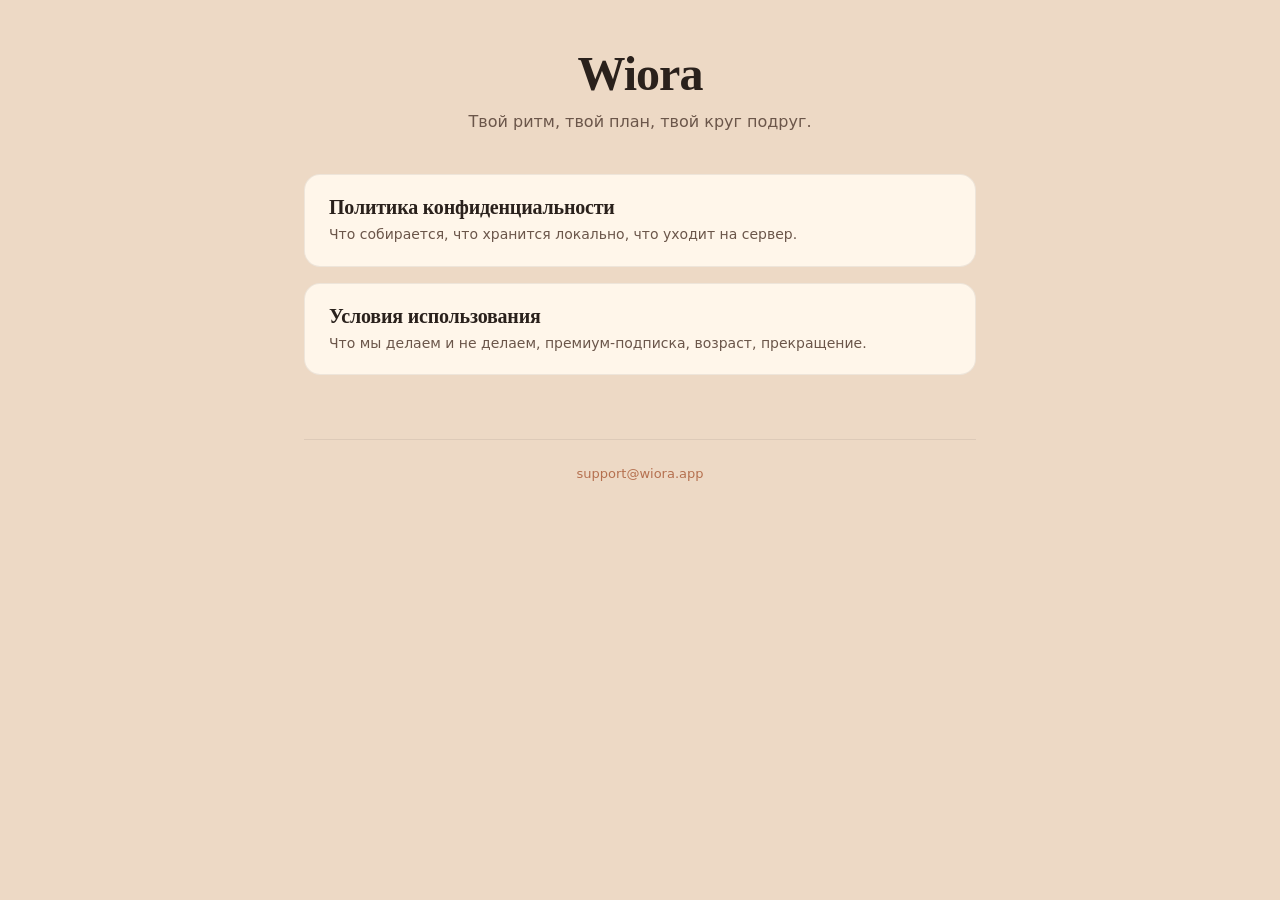
<file: index.html>
<!DOCTYPE html>
<html lang="ru">
<head>
  <meta charset="UTF-8">
  <meta name="viewport" content="width=device-width, initial-scale=1">
  <title>Wiora · Юридические документы</title>
  <link rel="stylesheet" href="style.css">
</head>
<body>
  <main class="container">
    <header>
      <h1>Wiora</h1>
      <p class="subtitle">Твой ритм, твой план, твой круг подруг.</p>
    </header>

    <section class="links">
      <a href="privacy.html" class="card">
        <h2>Политика конфиденциальности</h2>
        <p>Что собирается, что хранится локально, что уходит на сервер.</p>
      </a>
      <a href="terms.html" class="card">
        <h2>Условия использования</h2>
        <p>Что мы делаем и не делаем, премиум-подписка, возраст, прекращение.</p>
      </a>
    </section>

    <footer>
      <p><a href="mailto:support@wiora.app">support@wiora.app</a></p>
    </footer>
  </main>
</body>
</html>
</file>
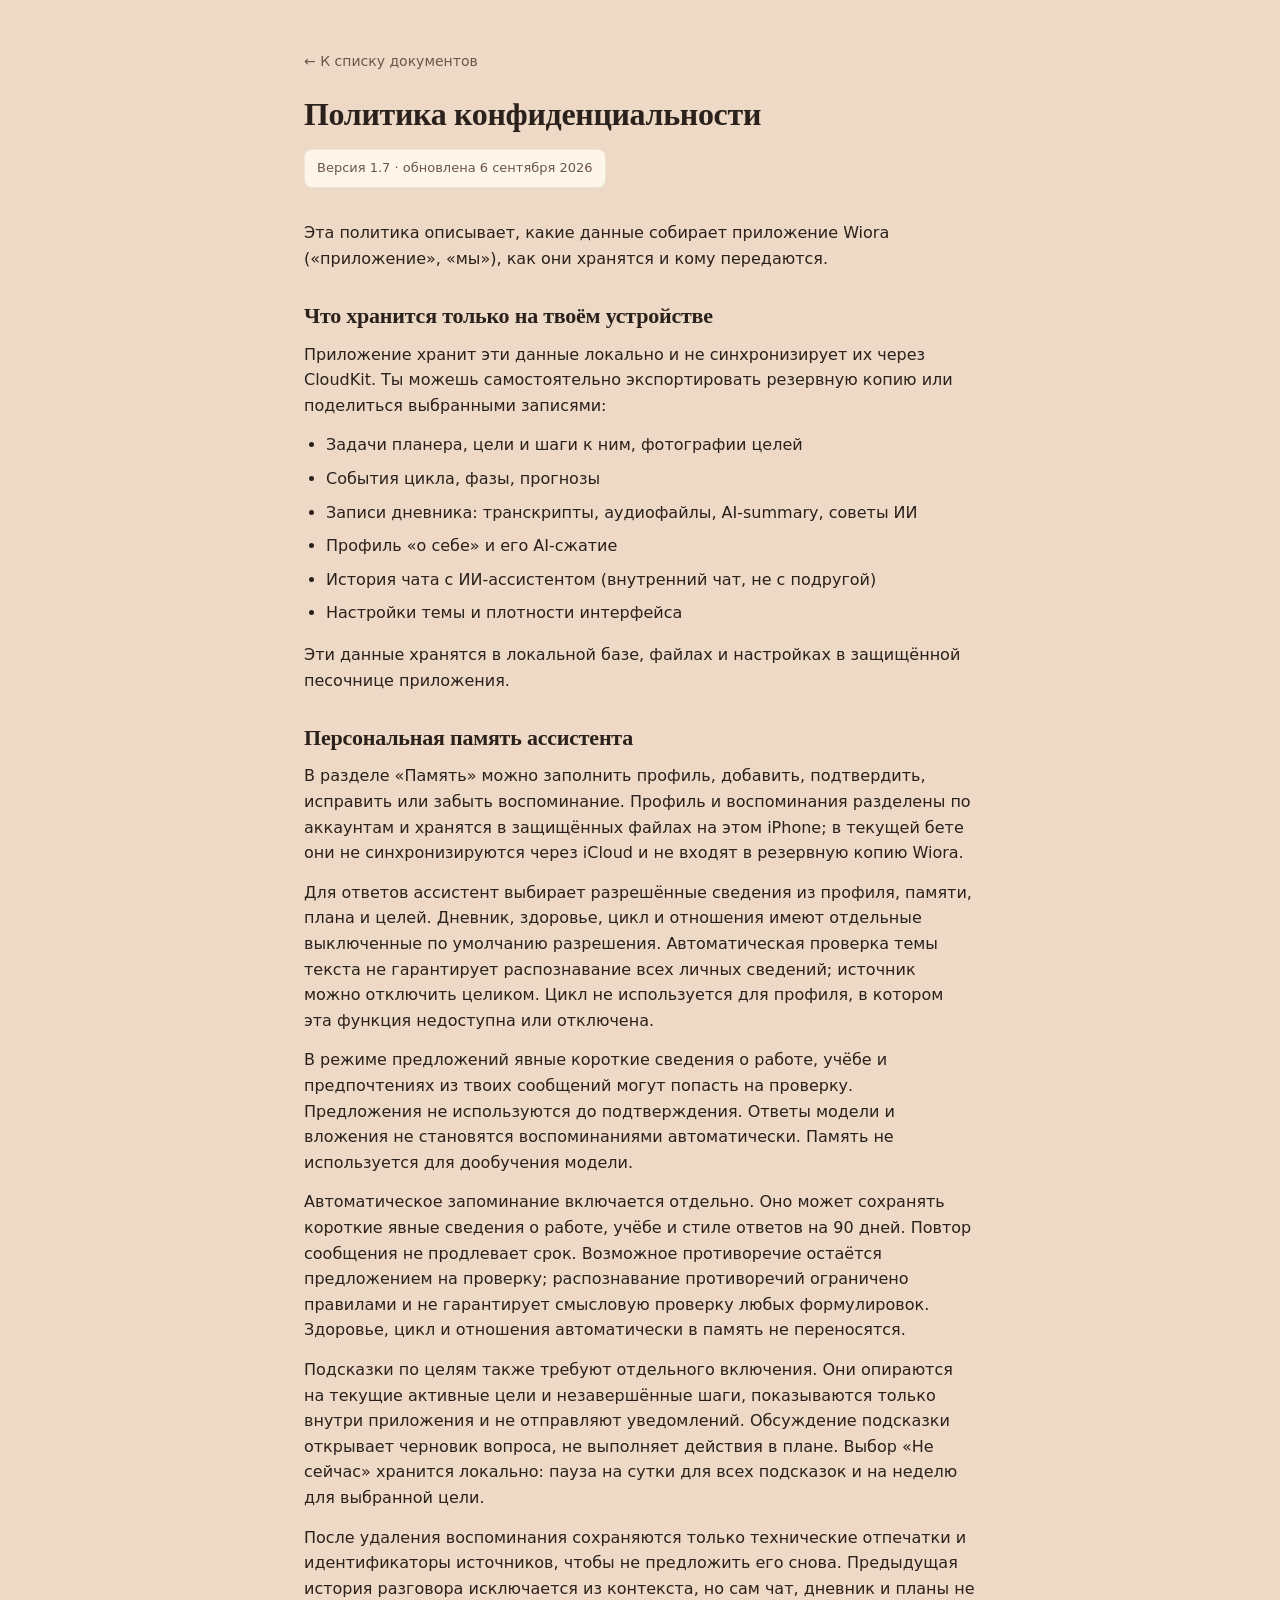
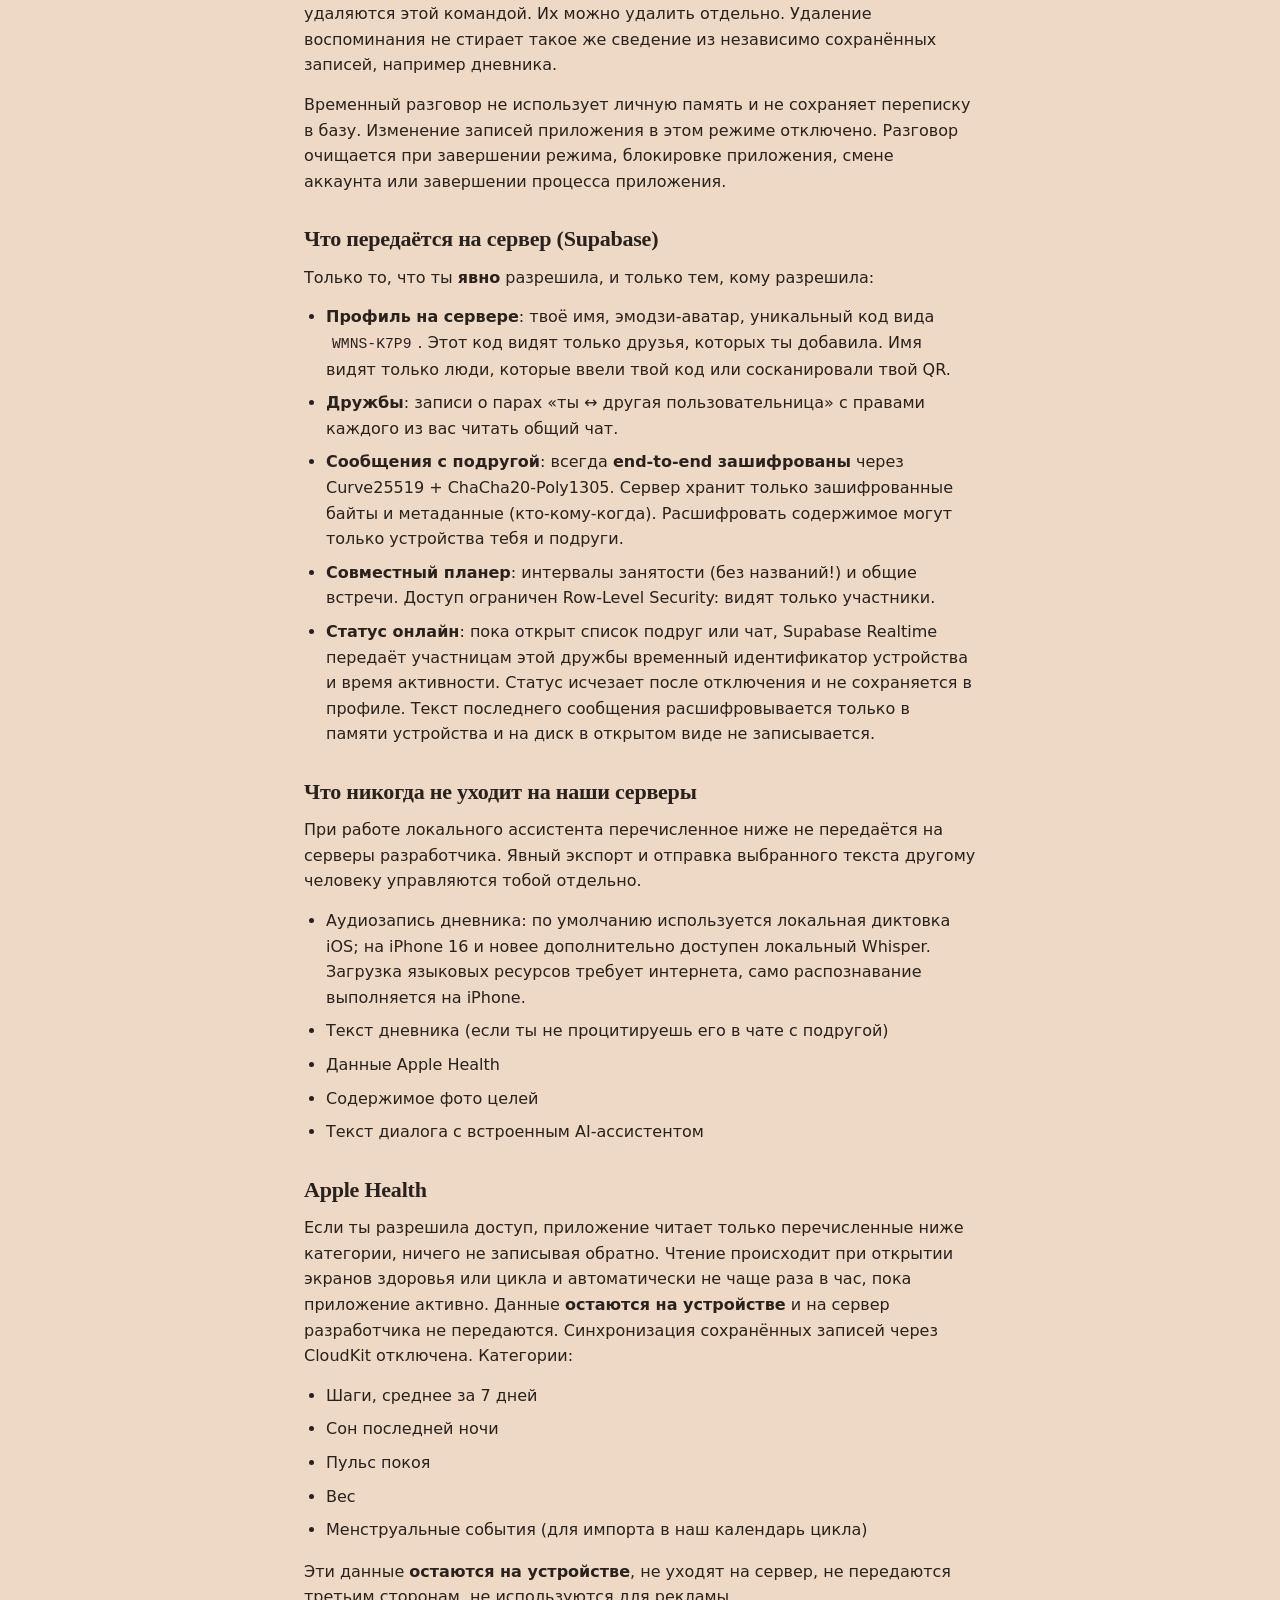
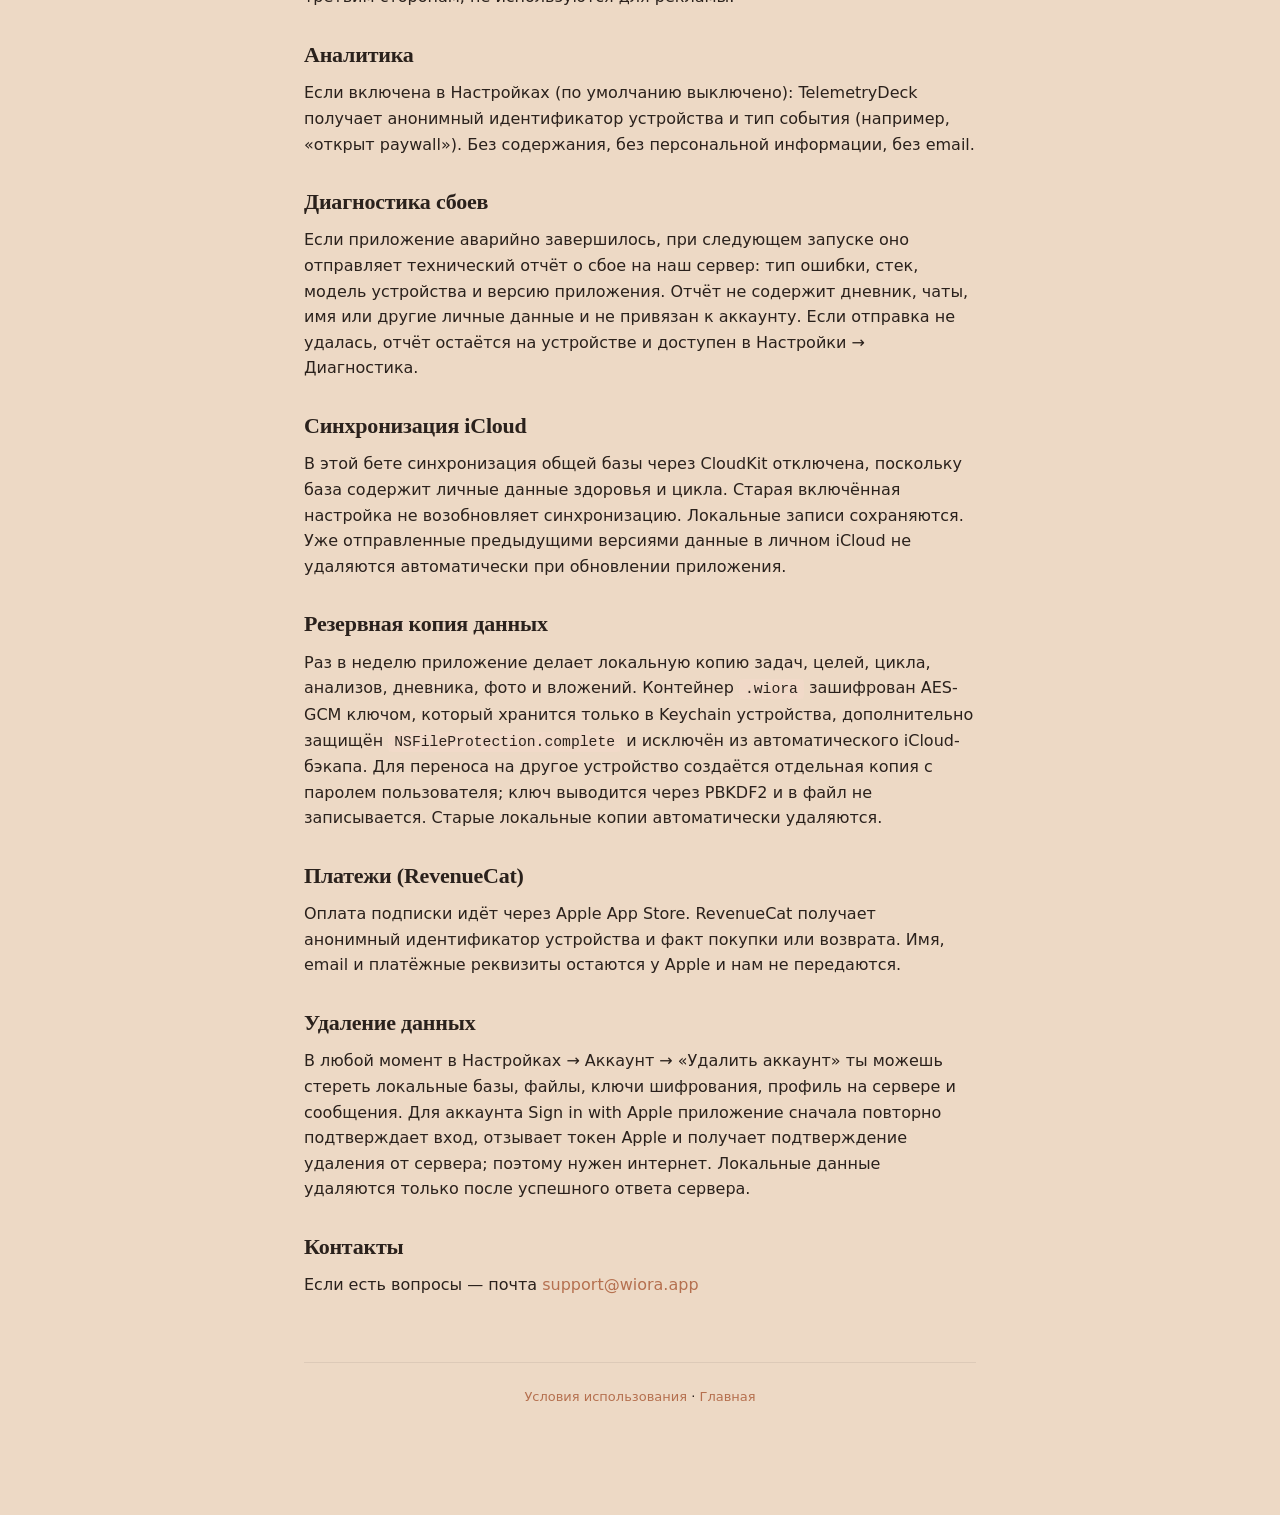
<file: privacy.html>
<!DOCTYPE html>
<html lang="ru">
<head>
  <meta charset="UTF-8">
  <meta name="viewport" content="width=device-width, initial-scale=1">
  <title>Политика конфиденциальности · Wiora</title>
  <link rel="stylesheet" href="style.css">
</head>
<body>
  <main class="container">
    <a href="index.html" class="back">← К списку документов</a>

    <h1>Политика конфиденциальности</h1>
    <p class="meta">Версия 1.7 · обновлена 6 сентября 2026</p>

    <p>Эта политика описывает, какие данные собирает приложение Wiora («приложение», «мы»), как они хранятся и кому передаются.</p>

    <h2>Что хранится только на твоём устройстве</h2>
    <p>Приложение хранит эти данные локально и не синхронизирует их через CloudKit. Ты можешь самостоятельно экспортировать резервную копию или поделиться выбранными записями:</p>
    <ul>
      <li>Задачи планера, цели и шаги к ним, фотографии целей</li>
      <li>События цикла, фазы, прогнозы</li>
      <li>Записи дневника: транскрипты, аудиофайлы, AI-summary, советы ИИ</li>
      <li>Профиль «о себе» и его AI-сжатие</li>
      <li>История чата с ИИ-ассистентом (внутренний чат, не с подругой)</li>
      <li>Настройки темы и плотности интерфейса</li>
    </ul>
    <p>Эти данные хранятся в локальной базе, файлах и настройках в защищённой песочнице приложения.</p>

    <h2>Персональная память ассистента</h2>
    <p>В разделе «Память» можно заполнить профиль, добавить, подтвердить, исправить или забыть воспоминание. Профиль и воспоминания разделены по аккаунтам и хранятся в защищённых файлах на этом iPhone; в текущей бете они не синхронизируются через iCloud и не входят в резервную копию Wiora.</p>
    <p>Для ответов ассистент выбирает разрешённые сведения из профиля, памяти, плана и целей. Дневник, здоровье, цикл и отношения имеют отдельные выключенные по умолчанию разрешения. Автоматическая проверка темы текста не гарантирует распознавание всех личных сведений; источник можно отключить целиком. Цикл не используется для профиля, в котором эта функция недоступна или отключена.</p>
    <p>В режиме предложений явные короткие сведения о работе, учёбе и предпочтениях из твоих сообщений могут попасть на проверку. Предложения не используются до подтверждения. Ответы модели и вложения не становятся воспоминаниями автоматически. Память не используется для дообучения модели.</p>
    <p>Автоматическое запоминание включается отдельно. Оно может сохранять короткие явные сведения о работе, учёбе и стиле ответов на 90 дней. Повтор сообщения не продлевает срок. Возможное противоречие остаётся предложением на проверку; распознавание противоречий ограничено правилами и не гарантирует смысловую проверку любых формулировок. Здоровье, цикл и отношения автоматически в память не переносятся.</p>
    <p>Подсказки по целям также требуют отдельного включения. Они опираются на текущие активные цели и незавершённые шаги, показываются только внутри приложения и не отправляют уведомлений. Обсуждение подсказки открывает черновик вопроса, не выполняет действия в плане. Выбор «Не сейчас» хранится локально: пауза на сутки для всех подсказок и на неделю для выбранной цели.</p>
    <p>После удаления воспоминания сохраняются только технические отпечатки и идентификаторы источников, чтобы не предложить его снова. Предыдущая история разговора исключается из контекста, но сам чат, дневник и планы не удаляются этой командой. Их можно удалить отдельно. Удаление воспоминания не стирает такое же сведение из независимо сохранённых записей, например дневника.</p>
    <p>Временный разговор не использует личную память и не сохраняет переписку в базу. Изменение записей приложения в этом режиме отключено. Разговор очищается при завершении режима, блокировке приложения, смене аккаунта или завершении процесса приложения.</p>

    <h2>Что передаётся на сервер (Supabase)</h2>
    <p>Только то, что ты <strong>явно</strong> разрешила, и только тем, кому разрешила:</p>
    <ul>
      <li><strong>Профиль на сервере</strong>: твоё имя, эмодзи-аватар, уникальный код вида <code>WMNS-K7P9</code>. Этот код видят только друзья, которых ты добавила. Имя видят только люди, которые ввели твой код или сосканировали твой QR.</li>
      <li><strong>Дружбы</strong>: записи о парах «ты ↔ другая пользовательница» с правами каждого из вас читать общий чат.</li>
      <li><strong>Сообщения с подругой</strong>: всегда <strong>end-to-end зашифрованы</strong> через Curve25519 + ChaCha20-Poly1305. Сервер хранит только зашифрованные байты и метаданные (кто-кому-когда). Расшифровать содержимое могут только устройства тебя и подруги.</li>
      <li><strong>Совместный планер</strong>: интервалы занятости (без названий!) и общие встречи. Доступ ограничен Row-Level Security: видят только участники.</li>
      <li><strong>Статус онлайн</strong>: пока открыт список подруг или чат, Supabase Realtime передаёт участницам этой дружбы временный идентификатор устройства и время активности. Статус исчезает после отключения и не сохраняется в профиле. Текст последнего сообщения расшифровывается только в памяти устройства и на диск в открытом виде не записывается.</li>
    </ul>

    <h2>Что <strong>никогда</strong> не уходит на наши серверы</h2>
    <p>При работе локального ассистента перечисленное ниже не передаётся на серверы разработчика. Явный экспорт и отправка выбранного текста другому человеку управляются тобой отдельно.</p>
    <ul>
      <li>Аудиозапись дневника: по умолчанию используется локальная диктовка iOS; на iPhone 16 и новее дополнительно доступен локальный Whisper. Загрузка языковых ресурсов требует интернета, само распознавание выполняется на iPhone.</li>
      <li>Текст дневника (если ты не процитируешь его в чате с подругой)</li>
      <li>Данные Apple Health</li>
      <li>Содержимое фото целей</li>
      <li>Текст диалога с встроенным AI-ассистентом</li>
    </ul>

    <h2>Apple Health</h2>
    <p>Если ты разрешила доступ, приложение читает только перечисленные ниже категории, ничего не записывая обратно. Чтение происходит при открытии экранов здоровья или цикла и автоматически не чаще раза в час, пока приложение активно. Данные <strong>остаются на устройстве</strong> и на сервер разработчика не передаются. Синхронизация сохранённых записей через CloudKit отключена. Категории:</p>
    <ul>
      <li>Шаги, среднее за 7 дней</li>
      <li>Сон последней ночи</li>
      <li>Пульс покоя</li>
      <li>Вес</li>
      <li>Менструальные события (для импорта в наш календарь цикла)</li>
    </ul>
    <p>Эти данные <strong>остаются на устройстве</strong>, не уходят на сервер, не передаются третьим сторонам, не используются для рекламы.</p>

    <h2>Аналитика</h2>
    <p>Если включена в Настройках (по умолчанию выключено): TelemetryDeck получает анонимный идентификатор устройства и тип события (например, «открыт paywall»). Без содержания, без персональной информации, без email.</p>

    <h2>Диагностика сбоев</h2>
    <p>Если приложение аварийно завершилось, при следующем запуске оно отправляет технический отчёт о сбое на наш сервер: тип ошибки, стек, модель устройства и версию приложения. Отчёт не содержит дневник, чаты, имя или другие личные данные и не привязан к аккаунту. Если отправка не удалась, отчёт остаётся на устройстве и доступен в Настройки → Диагностика.</p>

    <h2>Синхронизация iCloud</h2>
    <p>В этой бете синхронизация общей базы через CloudKit отключена, поскольку база содержит личные данные здоровья и цикла. Старая включённая настройка не возобновляет синхронизацию. Локальные записи сохраняются. Уже отправленные предыдущими версиями данные в личном iCloud не удаляются автоматически при обновлении приложения.</p>

    <h2>Резервная копия данных</h2>
    <p>Раз в неделю приложение делает локальную копию задач, целей, цикла, анализов, дневника, фото и вложений. Контейнер <code>.wiora</code> зашифрован AES-GCM ключом, который хранится только в Keychain устройства, дополнительно защищён <code>NSFileProtection.complete</code> и исключён из автоматического iCloud-бэкапа. Для переноса на другое устройство создаётся отдельная копия с паролем пользователя; ключ выводится через PBKDF2 и в файл не записывается. Старые локальные копии автоматически удаляются.</p>

    <h2>Платежи (RevenueCat)</h2>
    <p>Оплата подписки идёт через Apple App Store. RevenueCat получает анонимный идентификатор устройства и факт покупки или возврата. Имя, email и платёжные реквизиты остаются у Apple и нам не передаются.</p>

    <h2>Удаление данных</h2>
    <p>В любой момент в Настройках → Аккаунт → «Удалить аккаунт» ты можешь стереть локальные базы, файлы, ключи шифрования, профиль на сервере и сообщения. Для аккаунта Sign in with Apple приложение сначала повторно подтверждает вход, отзывает токен Apple и получает подтверждение удаления от сервера; поэтому нужен интернет. Локальные данные удаляются только после успешного ответа сервера.</p>

    <h2>Контакты</h2>
    <p>Если есть вопросы — почта <a href="mailto:support@wiora.app">support@wiora.app</a></p>

    <footer>
      <p><a href="terms.html">Условия использования</a> · <a href="index.html">Главная</a></p>
    </footer>
  </main>
</body>
</html>
</file>
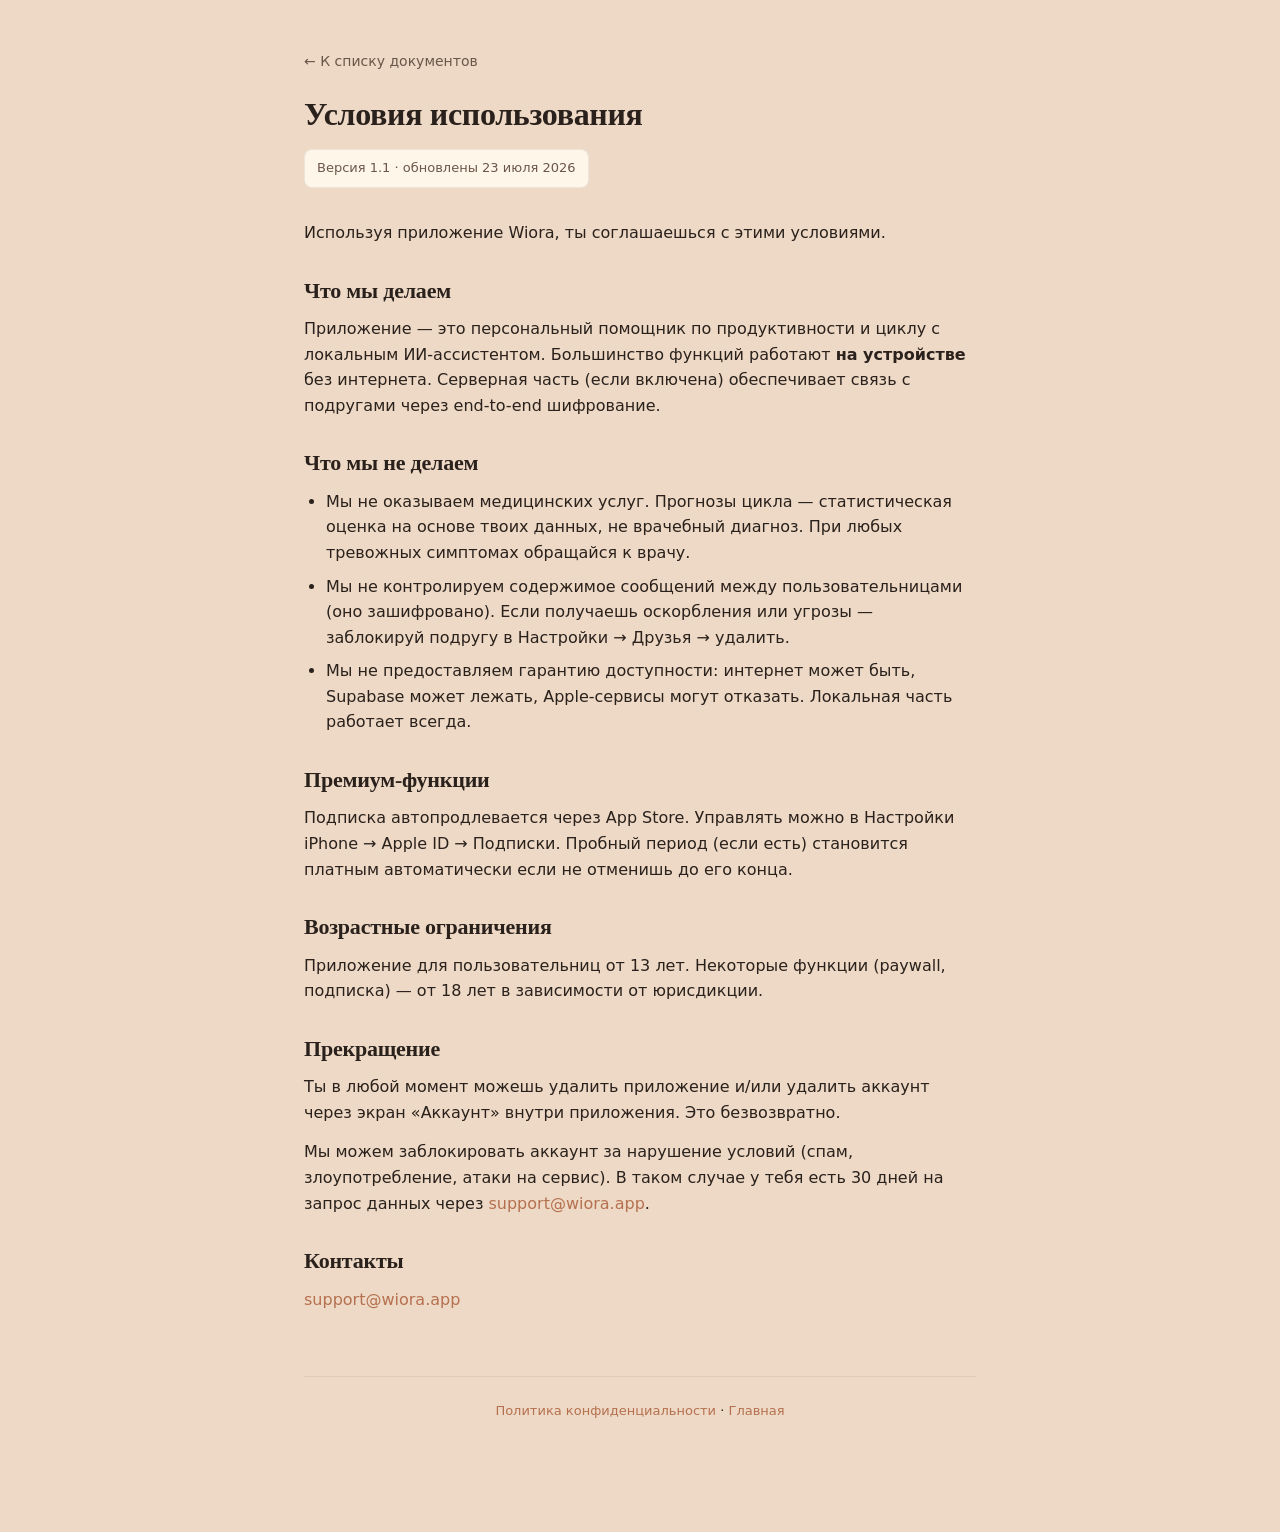
<file: terms.html>
<!DOCTYPE html>
<html lang="ru">
<head>
  <meta charset="UTF-8">
  <meta name="viewport" content="width=device-width, initial-scale=1">
  <title>Условия использования · Wiora</title>
  <link rel="stylesheet" href="style.css">
</head>
<body>
  <main class="container">
    <a href="index.html" class="back">← К списку документов</a>

    <h1>Условия использования</h1>
    <p class="meta">Версия 1.1 · обновлены 23 июля 2026</p>

    <p>Используя приложение Wiora, ты соглашаешься с этими условиями.</p>

    <h2>Что мы делаем</h2>
    <p>Приложение — это персональный помощник по продуктивности и циклу с локальным ИИ-ассистентом. Большинство функций работают <strong>на устройстве</strong> без интернета. Серверная часть (если включена) обеспечивает связь с подругами через end-to-end шифрование.</p>

    <h2>Что мы <strong>не делаем</strong></h2>
    <ul>
      <li>Мы не оказываем медицинских услуг. Прогнозы цикла — статистическая оценка на основе твоих данных, не врачебный диагноз. При любых тревожных симптомах обращайся к врачу.</li>
      <li>Мы не контролируем содержимое сообщений между пользовательницами (оно зашифровано). Если получаешь оскорбления или угрозы — заблокируй подругу в Настройки → Друзья → удалить.</li>
      <li>Мы не предоставляем гарантию доступности: интернет может быть, Supabase может лежать, Apple-сервисы могут отказать. Локальная часть работает всегда.</li>
    </ul>

    <h2>Премиум-функции</h2>
    <p>Подписка автопродлевается через App Store. Управлять можно в Настройки iPhone → Apple ID → Подписки. Пробный период (если есть) становится платным автоматически если не отменишь до его конца.</p>

    <h2>Возрастные ограничения</h2>
    <p>Приложение для пользовательниц от 13 лет. Некоторые функции (paywall, подписка) — от 18 лет в зависимости от юрисдикции.</p>

    <h2>Прекращение</h2>
    <p>Ты в любой момент можешь удалить приложение и/или удалить аккаунт через экран «Аккаунт» внутри приложения. Это безвозвратно.</p>
    <p>Мы можем заблокировать аккаунт за нарушение условий (спам, злоупотребление, атаки на сервис). В таком случае у тебя есть 30 дней на запрос данных через <a href="mailto:support@wiora.app">support@wiora.app</a>.</p>

    <h2>Контакты</h2>
    <p><a href="mailto:support@wiora.app">support@wiora.app</a></p>

    <footer>
      <p><a href="privacy.html">Политика конфиденциальности</a> · <a href="index.html">Главная</a></p>
    </footer>
  </main>
</body>
</html>
</file>
<file: style.css>
/* Wiora · Latte palette · serif headings */

:root {
  --bg: #EDD9C5;
  --surface: #FFF6EA;
  --ink: #2A211C;
  --ink-soft: #6B564A;
  --accent: #B5704F;
  --accent-soft: #F1D9C8;
  --hairline: rgba(42, 33, 28, 0.08);
}

@media (prefers-color-scheme: dark) {
  :root {
    --bg: #2B1F1A;
    --surface: #3A271F;
    --ink: #F4E8D8;
    --ink-soft: #C9B8A3;
    --accent: #E9A782;
    --accent-soft: rgba(233, 167, 130, 0.18);
    --hairline: rgba(244, 232, 216, 0.10);
  }
}

* { box-sizing: border-box; }

html, body {
  margin: 0;
  padding: 0;
  background: var(--bg);
  color: var(--ink);
  font-family: -apple-system, "SF Pro Text", "Inter Tight", system-ui, sans-serif;
  line-height: 1.6;
  -webkit-font-smoothing: antialiased;
}

.container {
  max-width: 720px;
  margin: 0 auto;
  padding: 48px 24px 96px;
}

header {
  text-align: center;
  margin-bottom: 40px;
}

header h1 {
  font: 600 48px/1.1 "New York", "Fraunces", Georgia, serif;
  letter-spacing: -0.02em;
  margin: 0 0 8px;
  color: var(--ink);
}

header .subtitle {
  margin: 0;
  font-size: 16px;
  color: var(--ink-soft);
}

h1, h2, h3 {
  font-family: "New York", "Fraunces", Georgia, serif;
  letter-spacing: -0.01em;
  color: var(--ink);
}

h1 { font-size: 32px; line-height: 1.15; margin: 0 0 16px; }
h2 { font-size: 22px; line-height: 1.2; margin: 32px 0 12px; }
h3 { font-size: 18px; line-height: 1.3; margin: 24px 0 10px; }

p {
  margin: 0 0 14px;
  color: var(--ink);
}

strong { color: var(--ink); font-weight: 600; }

ul {
  padding-left: 22px;
  margin: 0 0 16px;
}

ul li {
  margin-bottom: 8px;
}

a {
  color: var(--accent);
  text-decoration: none;
}

a:hover {
  text-decoration: underline;
}

code {
  background: var(--accent-soft);
  color: var(--ink);
  padding: 2px 6px;
  border-radius: 4px;
  font-family: ui-monospace, "SF Mono", Menlo, monospace;
  font-size: 0.92em;
}

.meta {
  font-size: 13px;
  color: var(--ink-soft);
  margin: 0 0 32px;
  padding: 8px 12px;
  background: var(--surface);
  border-radius: 8px;
  border: 1px solid var(--hairline);
  display: inline-block;
}

.back {
  display: inline-flex;
  align-items: center;
  gap: 6px;
  margin-bottom: 24px;
  color: var(--ink-soft);
  font-size: 14px;
}

.back:hover {
  color: var(--accent);
}

footer {
  margin-top: 64px;
  padding-top: 24px;
  border-top: 1px solid var(--hairline);
  text-align: center;
  color: var(--ink-soft);
  font-size: 13px;
}

/* Index page cards */
.links {
  display: flex;
  flex-direction: column;
  gap: 16px;
  margin-top: 24px;
}

.card {
  display: block;
  background: var(--surface);
  border: 1px solid var(--hairline);
  border-radius: 16px;
  padding: 20px 24px;
  color: var(--ink);
  transition: transform 0.15s ease, border-color 0.2s;
}

.card:hover {
  transform: translateY(-2px);
  border-color: var(--accent);
  text-decoration: none;
}

.card h2 {
  margin: 0 0 4px;
  font-size: 20px;
}

.card p {
  margin: 0;
  font-size: 14px;
  color: var(--ink-soft);
}
</file>
